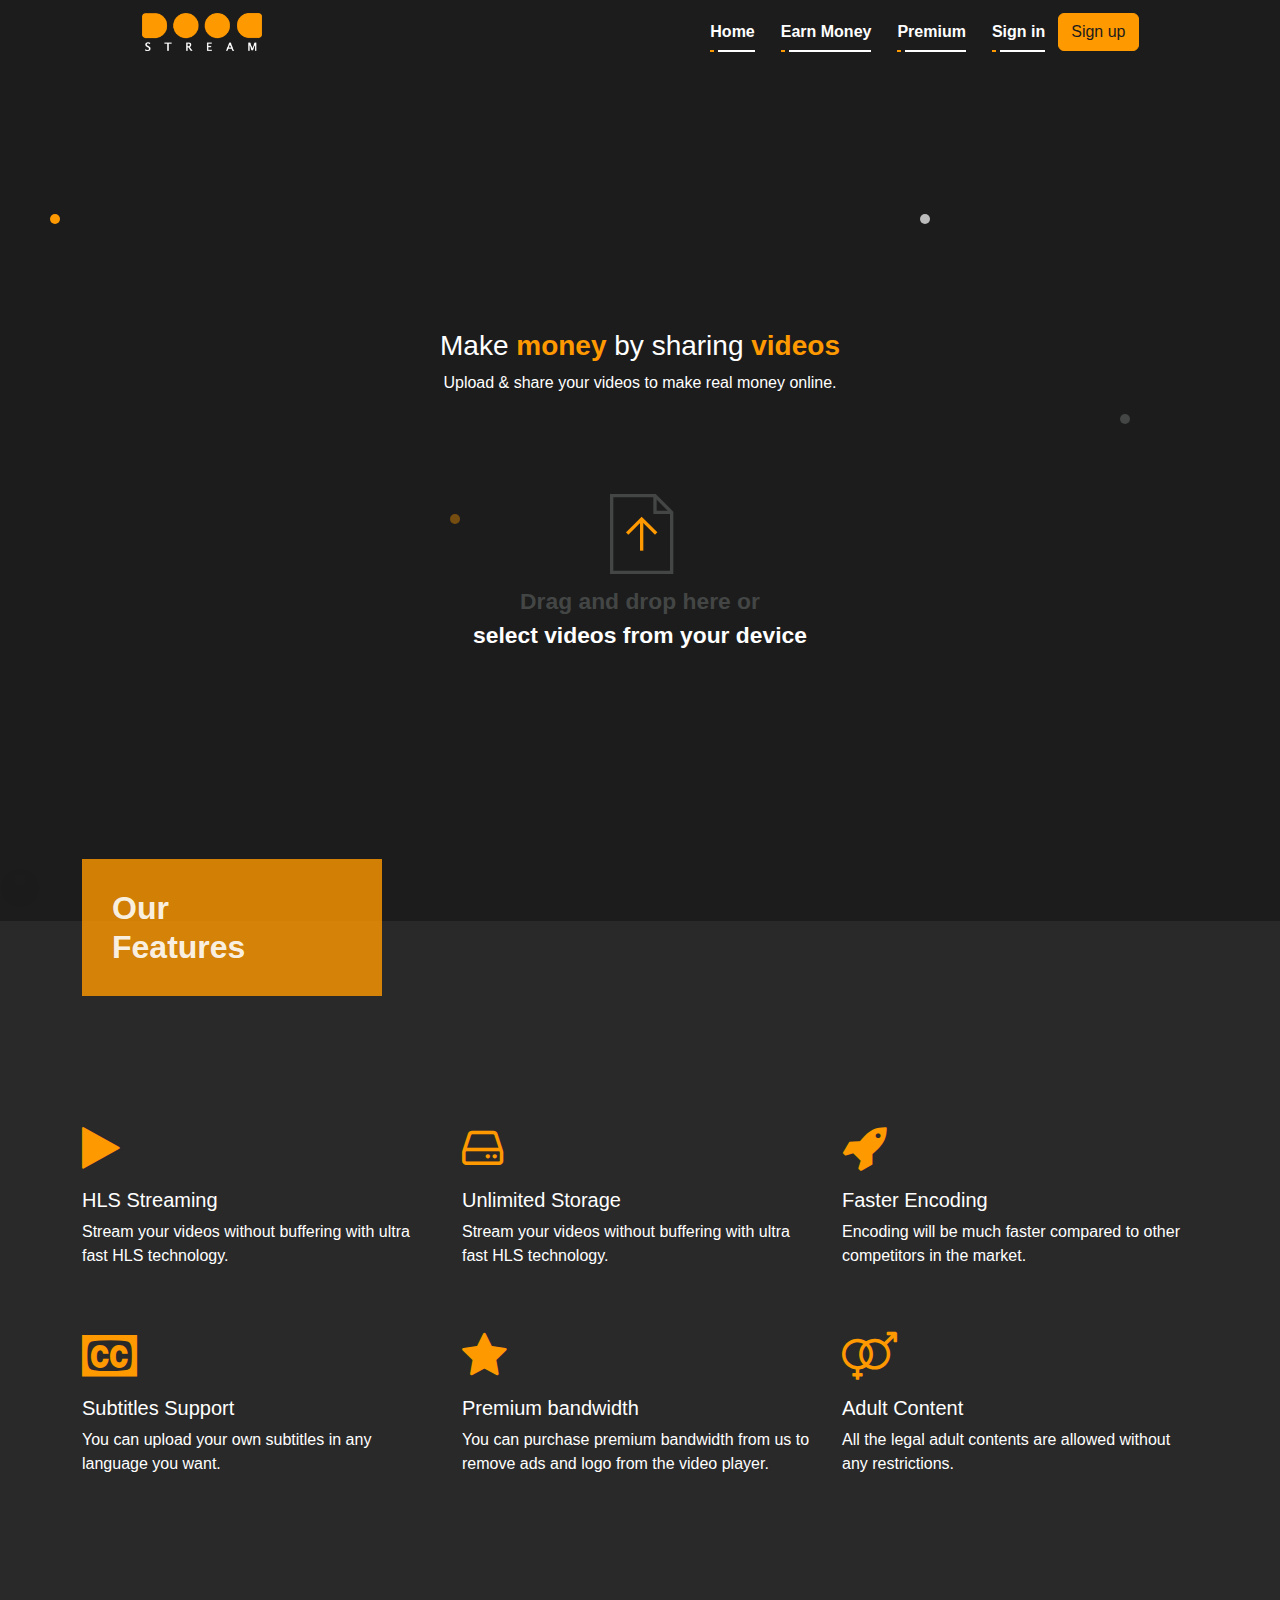
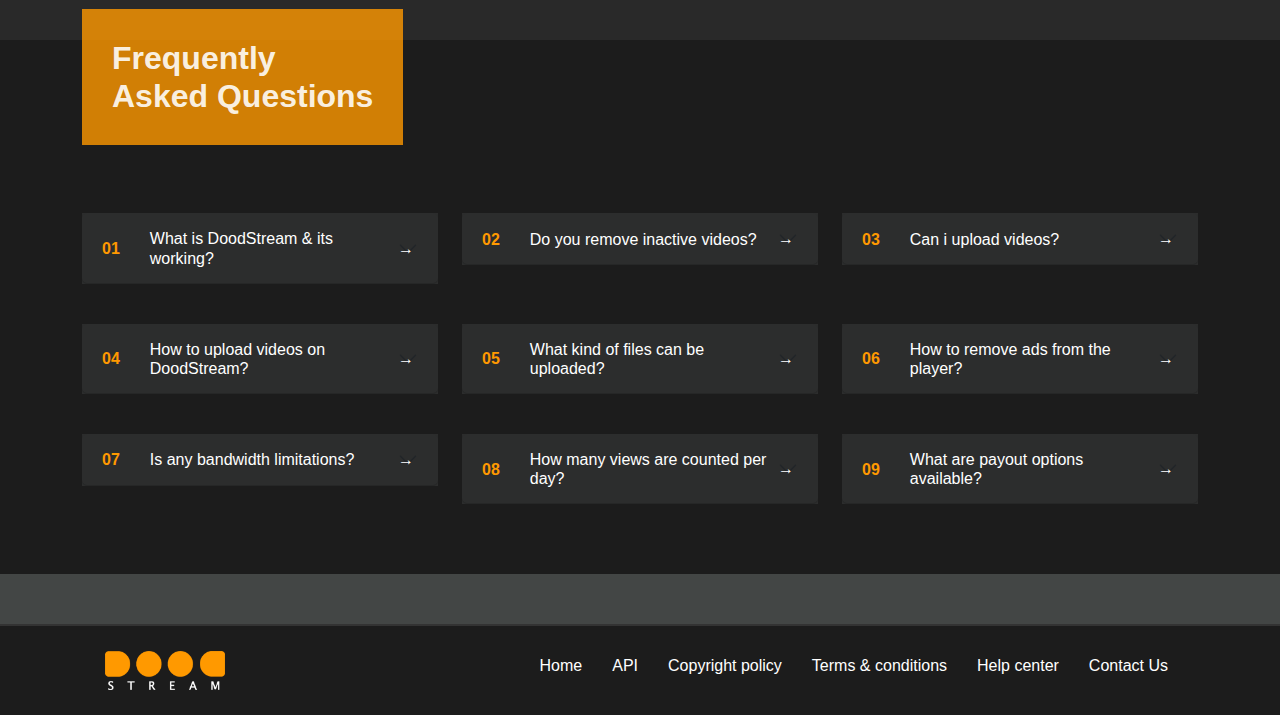
<file: index.html>
<!DOCTYPE html>
<html>

<head>
    <meta charset='utf-8'>
    <meta http-equiv='X-UA-Compatible' content='IE=edge'>
    <title>welcome</title>
    <meta name='viewport' content='width=device-width, initial-scale=1'>

    <link href="https://cdn.jsdelivr.net/npm/bootstrap@5.1.1/dist/css/bootstrap.min.css" rel="stylesheet">

    <link rel='stylesheet' type='text/css' media='screen' href='asset/css/main.css'>
    <link rel="stylesheet" href="https://cdnjs.cloudflare.com/ajax/libs/font-awesome/4.7.0/css/font-awesome.min.css">


</head>

<body>
    <section class="main-menu">
        <div class="container">
            <div class="row">
                <div class="col-11 mx-auto">
                    <nav class="navbar navbar-expand-lg navbar-dark">
                        <div class="container-fluid">
                            <a class="navbar-brand" href="index.html"><img src="asset/img/logo-s.png" style="width:120px"></a>
                            <button class="navbar-toggler" type="button" data-bs-toggle="collapse"
                                data-bs-target="#navbarSupportedContent" aria-controls="navbarSupportedContent"
                                aria-expanded="false" aria-label="Toggle navigation">
                                <span class="navbar-toggler-icon"></span>
                            </button>
                            <div class="collapse navbar-collapse" id="navbarSupportedContent">
                                <ul class="navbar-nav ml-auto mb-2 mb-lg-0">
                                    <li class="nav-item">
                                        <a class="nav-link active" aria-current="page" href="index.html">Home</a>
                                    </li>

                                    <li class="nav-item">
                                        <a class="nav-link" href="earn-money.html">Earn Money</a>
                                    </li>
                                    <li class="nav-item">
                                        <a class="nav-link" href="premium.html">Premium</a>
                                    </li>
                                    <li class="nav-item">
                                        <a class="nav-link open-modal" data-open="modal1">Sign
                                            in</button></a>
                                    </li>

                                </ul>
                                <div class="form-inline ml-0 ml-sm-3">

                                    <a class="btn btn-primary open-modal" data-open="modal2">Sign up</a>

                                </div>

                            </div>
                        </div>
                    </nav>
                </div>
            </div>
        </div>
    </section>
    <!--  -->

    <div class="site_wrap">
        <div class="banner">
            <h3 class="text-center">Make <b class="pcolour">money</b> by sharing <b class="pcolour">videos</b></h3>
            <p class="text-center hp-top">Upload &amp; share your videos to make real money online.</p>
            <div class="points"><span class="fs"></span> <span class="sc"></span> <span class="th"></span> <span
                    class="fth"></span></div>
            <div class="container">
                <div class="row">
                    <div class="col-md-12">
                        <div class="upload-content py-5">
                            <div class="uploading-files position-fixed shadow"></div>
                            <div class="browse text-center"><svg version="1.1" xmlns="http://www.w3.org/2000/svg"
                                    xmlns:xlink="http://www.w3.org/1999/xlink" viewBox="0 0 60 60" xml:space="preserve"
                                    data-animoptions="{'duration':'2', 'repeat':'0', 'repeatDelay':'0.7'}"
                                    preserveAspectRatio="xMinYMin meet" style="left: 0.5px; top: 0px;">
                                    <g class="lievo-setrotation">
                                        <g class="lievo-setsharp">
                                            <g class="lievo-setflip">
                                                <g class="lievo-main">
                                                    <g class="lievo-filledicon lievo-lineicon">
                                                        <g data-svg-origin="13 7"
                                                            style="transform: matrix(1, 0, 0, 1, 0, 0); opacity: 1;">
                                                            <path fill="none" stroke="#434645" stroke-width="2"
                                                                stroke-linecap="square" stroke-miterlimit="10"
                                                                d="M30,7h9l10,10v36H13V7H30z"></path>
                                                            <polyline fill="none" stroke="#434645" stroke-width="2"
                                                                stroke-linecap="round" stroke-miterlimit="10"
                                                                points="39,7.5 39,17 48.5,17" class="lievo-savelinecap">
                                                            </polyline>
                                                        </g>
                                                        <g data-svg-origin="23 23"
                                                            style="transform: matrix(1, 0, 0, 1, 0, -2); opacity: 1;">
                                                            <line fill="none" stroke="#ff9900" stroke-width="2"
                                                                stroke-linecap="square" stroke-miterlimit="10" x1="31"
                                                                y1="24.7" x2="31" y2="41" class="lievo-altstroke">
                                                            </line>
                                                            <polyline fill="none" stroke="#ff9900" stroke-width="2"
                                                                stroke-linecap="square" stroke-miterlimit="10"
                                                                points="23,31 31,23 39,31" class="lievo-altstroke">
                                                            </polyline>
                                                        </g>
                                                    </g>
                                                    <rect x="-19" y="-19" width="4" height="4" fill="none"
                                                        stroke="#2c3e50"
                                                        class="lievo-checkshift lievo-donotdraw lievo-nohoverstroke lievo-nohovercolor"
                                                        style="stroke-width: 2; stroke-linecap: butt; stroke-linejoin: round; opacity: 0;">
                                                    </rect>
                                                </g>
                                            </g>
                                        </g>
                                    </g>
                                </svg>
                                <p class="m-0">Drag and drop here or <label class="d-block">select videos from your
                                        device</label></p>
                            </div>
                        </div>
                    </div>
                </div>
            </div>
            <!--  <span class="file-uploads file-uploads-html5 file-uploads-drop"> <label for="file"></label> <input
                    type="file" name="file" id="file" accept="video/*" multiple="multiple"></span> -->
        </div>
    </div>






    <!--  -->
    <div class="features">




        <div class="container">
            <h2 class="mb-5 title-box">Our <br>Features</h2>
            <div class="row justify-content-center">




                <div class="col-12 col-md-4 mb-5">
                    <div class="icon text-primary mb-3">
                        <i class="mr-3 fa fa-play"></i>
                    </div>
                    <h5>HLS Streaming</h5>
                    <p>Stream your videos without buffering with ultra fast HLS technology.</p>
                </div>


                <div class="col-12 col-md-4 mb-5">
                    <div class="icon text-primary mb-3">
                        <i class="mr-3 fa fa-hdd-o"></i>
                    </div>
                    <h5>Unlimited Storage</h5>
                    <p>Stream your videos without buffering with ultra fast HLS technology.</p>
                </div>


                <div class="col-12 col-md-4 mb-5">
                    <div class="icon text-primary mb-3">
                        <i class="mr-3 fa fa-rocket"></i>
                    </div>
                    <h5>Faster Encoding</h5>
                    <p>Encoding will be much faster compared to other competitors in the market.</p>
                </div>


                <div class="col-12 col-md-4 mb-5">
                    <div class="icon text-primary mb-3">
                        <i class="mr-3 fa fa-closed-caption"></i>
                    </div>
                    <h5>Subtitles Support</h5>
                    <p>You can upload your own subtitles in any language you want.</p>
                </div>


                <div class="col-12 col-md-4 mb-5">
                    <div class="icon text-primary mb-3">
                        <i class="mr-3 fa fa-star"></i>
                    </div>
                    <h5>Premium bandwidth</h5>
                    <p>You can purchase premium bandwidth from us to remove ads and logo from the video player.</p>
                </div>


                <div class="col-12 col-md-4 mb-5">
                    <div class="icon text-primary mb-3">
                        <i class="mr-3 fa fa-venus-mars"></i>
                    </div>
                    <h5>Adult Content</h5>
                    <p>All the legal adult contents are allowed without any restrictions.</p>
                </div>


            </div>
        </div>
    </div>

    <!--  -->

    <!--  -->
    <div class="faq">
        <div class="container">
            <h2 class="mb-5 title-box">Frequently <br>Asked Questions</h2>


            <div class="accordion" id="accordionExample">
                <div class="row">
                    <div class="col-md-4">
                        <div class="card">

                            <div class="accordion-item">
                                <h2 class="accordion-header" id="headingOne">
                                    <button class="accordion-button collapsed" type="button" data-bs-toggle="collapse"
                                        data-bs-target="#collapseOne" aria-expanded="false" aria-controls="collapseOne">
                                        <strong>01</strong> What is DoodStream & its working?
                                    </button>
                                </h2>
                                <div id="collapseOne" class="accordion-collapse collapse" aria-labelledby="headingOne"
                                    data-bs-parent="#accordionExample">
                                    <div class="accordion-body">
                                        <div class="card-body">
                                            DoodStream is a video hosting service were you can upload videos, share &
                                            make money.
                                        </div>
                                    </div>
                                </div>
                            </div>
                        </div>
                    </div>
                    <div class="col-md-4">
                        <div class="card">
                            <div class="accordion-item">
                                <h2 class="accordion-header" id="headingTwo">
                                    <button class="accordion-button collapsed" type="button" data-bs-toggle="collapse"
                                        data-bs-target="#collapseTwo" aria-expanded="false" aria-controls="collapseTwo">
                                        <strong>02</strong> Do you remove inactive videos?
                                    </button>
                                </h2>
                                <div id="collapseTwo" class="accordion-collapse collapse" aria-labelledby="headingTwo"
                                    data-bs-parent="#accordionExample">
                                    <div class="accordion-body">
                                        <div class="card-body">
                                            Yes, for free users it will removed after 60 days and for premium users
                                            videos will never be removed.
                                        </div>
                                    </div>
                                </div>
                            </div>
                        </div>
                    </div>
                    <div class="col-md-4">
                        <div class="card">
                            <div class="accordion-item">
                                <h2 class="accordion-header" id="headingThree">
                                    <button class="accordion-button collapsed" type="button" data-bs-toggle="collapse"
                                        data-bs-target="#collapseThree" aria-expanded="false"
                                        aria-controls="collapseThree">
                                        <strong>03</strong> Can i upload  videos?
                                    </button>
                                </h2>
                                <div id="collapseThree" class="accordion-collapse collapse"
                                    aria-labelledby="headingThree" data-bs-parent="#accordionExample">
                                    <div class="accordion-body">
                                        <div class="card-body">
                                            Yes, you can upload  videos but make sure it is legal.
                                        </div>
                                    </div>
                                </div>
                            </div>
                        </div>
                    </div>
                    <!--  -->
                    <div class="col-md-4">
                        <div class="card">
                            <div class="accordion-item">
                                <h2 class="accordion-header" id="headingFour">
                                    <button class="accordion-button collapsed" type="button" data-bs-toggle="collapse"
                                        data-bs-target="#collapseFour" aria-expanded="false"
                                        aria-controls="collapseFour">
                                        <strong>04</strong> How to upload videos on DoodStream?
                                    </button>
                                </h2>
                                <div id="collapseFour" class="accordion-collapse collapse" aria-labelledby="headingFour"
                                    data-bs-parent="#accordionExample">
                                    <div class="accordion-body">
                                        <div class="card-body">
                                            You can upload videos via browser, FTP, Remote URL & API.
                                        </div>
                                    </div>
                                </div>
                            </div>
                        </div>
                    </div>
                    <div class="col-md-4">
                        <div class="card">
                            <div class="accordion-item">
                                <h2 class="accordion-header" id="headingFive">
                                    <button class="accordion-button collapsed" type="button" data-bs-toggle="collapse"
                                        data-bs-target="#collapseFive" aria-expanded="false"
                                        aria-controls="collapseFive">
                                        <strong>05</strong> What kind of files can be uploaded?
                                    </button>
                                </h2>
                                <div id="collapseFive" class="accordion-collapse collapse" aria-labelledby="headingFive"
                                    data-bs-parent="#accordionExample">
                                    <div class="accordion-body">
                                        <div class="card-body">
                                            You can upload all popular video formats including mkv, mp4, wmv, avi,
                                            mpeg4, mpegps, flv, 3gp, webm, mov, mpg & m4v.
                                        </div>
                                    </div>
                                </div>
                            </div>
                        </div>
                    </div>
                    <div class="col-md-4">
                        <div class="card">
                            <div class="accordion-item">
                                <h2 class="accordion-header" id="headingSix">
                                    <button class="accordion-button collapsed" type="button" data-bs-toggle="collapse"
                                        data-bs-target="#collapseSix" aria-expanded="false" aria-controls="collapseSix">
                                        <strong>06</strong> How to remove ads from the player?
                                    </button>
                                </h2>
                                <div id="collapseSix" class="accordion-collapse collapse" aria-labelledby="headingSix"
                                    data-bs-parent="#accordionExample">
                                    <div class="accordion-body">
                                        <div class="card-body">
                                            You can purchase our premium bandwidth service to remove ads from the
                                            player.
                                        </div>
                                    </div>
                                </div>
                            </div>
                        </div>
                    </div>
                    <div class="col-md-4">
                        <div class="card">
                            <div class="accordion-item">
                                <h2 class="accordion-header" id="headingSeven">
                                    <button class="accordion-button collapsed" type="button" data-bs-toggle="collapse"
                                        data-bs-target="#collapseSeven" aria-expanded="false"
                                        aria-controls="collapseSeven">
                                        <strong>07</strong> Is any bandwidth limitations?
                                    </button>
                                </h2>
                                <div id="collapseSeven" class="accordion-collapse collapse"
                                    aria-labelledby="headingSeven" data-bs-parent="#accordionExample">
                                    <div class="accordion-body">
                                        <div class="card-body">
                                            No, there is no bandwidth limitations.
                                        </div>
                                    </div>
                                </div>
                            </div>
                        </div>
                    </div>
                    <div class="col-md-4">
                        <div class="card">
                            <div class="accordion-item">
                                <h2 class="accordion-header" id="headingEight">
                                    <button class="accordion-button collapsed" type="button" data-bs-toggle="collapse"
                                        data-bs-target="#collapseEight" aria-expanded="false"
                                        aria-controls="collapseEight">
                                        <strong>08</strong> How many views are counted per day?
                                    </button>
                                </h2>
                                <div id="collapseEight" class="accordion-collapse collapse"
                                    aria-labelledby="headingEight" data-bs-parent="#accordionExample">
                                    <div class="accordion-body">
                                        <div class="card-body">
                                            Views are counted upto 3 within 24 hours per user/ip.
                                        </div>
                                    </div>
                                </div>
                            </div>
                        </div>
                    </div>
                    <div class="col-md-4">
                        <div class="card">
                            <div class="accordion-item">
                                <h2 class="accordion-header" id="headingeven">
                                    <button class="accordion-button collapsed" type="button" data-bs-toggle="collapse"
                                        data-bs-target="#collapseeven" aria-expanded="false"
                                        aria-controls="collapseeven">
                                        <strong>09</strong> What are payout options available?
                                    </button>
                                </h2>
                                <div id="collapseeven" class="accordion-collapse collapse" aria-labelledby="headingeven"
                                    data-bs-parent="#accordionExample">
                                    <div class="accordion-body">
                                        <div class="card-body">
                                            We have 6+ payout options including PayPal, Webmoney, Payoneer, Skrill,
                                            Bitcoin, Bitcoin Cash, Ethereum & Tether.
                                        </div>
                                    </div>
                                </div>
                            </div>
                        </div>
                    </div>
                    <!--  -->



                </div>
            </div>
        </div>
    </div>





    <!-- Trigger/Open The Modal -->





    <!--  -->
    













    <!--  -->
    <!-- footer -->
    <footer class="footer mt-4">
        <div class="container">
            <div class="row">
                <div class="col-md-2 text-center">
                    <img class="logo " src="asset/img/logo-s.png" style="width:120px">
                </div>
                <div class="col-md-10 text-right">
                    <ul
                        class="menu m-0 p-0 d-flex align-items-center justify-content-center justify-content-sm-end flex-wrap">
                        <li>
                            <a href="index.html">Home</a>
                        </li>
                        <li>
                            <a href="#">API</a>
                        </li>
                        <li>
                            <a href="#">Copyright policy</a>
                        </li>
                        <li>
                            <a href="#">Terms & conditions</a>
                        </li>
                        <li>
                            <a href="#">Help center</a>
                        </li>
                        <li>
                            <a href="contactus.html">Contact Us</a>
                        </li>
                    </ul>
                </div>
            </div>
        </div>
    </footer>
    <!--  -->



<!-- login -->

<div class="modal" id="modal1">
    <div class="modal-dialog">
        <div class="modal-content">


            <div class="modal-body p-0 text-dark" id="auth-data">
                <div class="auth-box d-flex flex-wrap">
                    <div class="bg-auth text-center">
                        <h4 class="title">Login to DoodStream</h4>
                        <img src="asset/img/login.svg" alt="Login">
                    </div>
                    <form method="POST" action="#" name="FL" class="js_auth">
                        <span class="close">&times;</span>


                        <div class="form-group">
                            <label>Email or Username</label>
                            <input type="text" name="login" id="email" placeholder="Email or Username" value=""
                                class="form-control">
                            <i data-feather="user"></i>
                        </div>
                        <div class="form-group">
                            <label>Password</label>
                            <input type="password" placeholder="Password" id="password" name="password"
                                class="form-control">
                            <i data-feather="lock"></i>
                        </div>

                        <div class="form-group w-50 reqOTP" style="display:none">
                            <label>Login OTP</label>
                            <input type="number" name="loginotp" id="loginotp" placeholder="Login OTP"
                                autocomplete="off" class="form-control">
                            <i data-feather="more-horizontal"></i>
                        </div>
                        <div class="form-group mt-3 d-flex justify-content-between align-items-center">
                            <button type="submit" class="btn btn-primary">
                                Login
                                <i class="fa fa-arrow-right ml-2"></i>
                            </button>
                            <a href="#fpass" class="" data-dismiss="modal" data-toggle="modal"
                                data-target="#fpass">Forgot password?</a>
                        </div>
                        <hr>
                        <div class="action">
                            <a   class="btn btn-warning btn-block open-modal" data-open="modal2">
                                <i class="fa fa-user-plus mr-2"></i>
                                Join us now
                            </a>
                        </div>
                        <br>
                    </form>
                </div>

            </div>
        </div>
    </div>
</div>
<!-- create -->
<div class="modal" id="modal2">
    <div class="modal-dialog">
        <div class="modal-content">

            <div class="modal-body p-0 text-dark" id="auth-data">
                <div class="auth-box d-flex flex-wrap">
                    <div class="bg-auth text-center">
                        <h4 class="title">Create an account for free!</h4>
                        <img src="asset/img/reg.svg" alt="Register">
                    </div>
                    <form method="POST" class="js_auth">
                        <span class="close">&times;</span>


                        <div class="form-group">
                            <label>Username</label>
                            <input type="text" name="usr_login" value="" class="form-control">

                        </div>
                        <div class="form-group">
                            <label>Email Address</label>
                            <input type="text" name="usr_email" value="" class="form-control">

                        </div>
                        <div class="form-group">
                            <label>Password</label>
                            <input type="password" name="usr_password" value="" class="form-control">

                        </div>
                        <div class="form-group">
                            <label>Retype Password</label>
                            <input type="password" name="usr_password2" value="" class="form-control">

                        </div>





                        <div class="form-group mt-3 d-flex justify-content-between align-items-center">
                            <button type="submit" class="btn btn-primary btn-go">
                                Sign up <i class="fa fa-arrow-right ml-2"></i>
                            </button>
                        </div>
                        <hr>
                        <div class="action">
                            <a data-open="modal1" class="btn btn-warning d-block open-modal" >
                                Login
                                <i class="fa fa-arrow-right ml-2"></i>
                            </a>
                        </div>
                        <br>
                    </form>
                </div>
            </div>
        </div>
    </div>
</div>


<!--  -->



    <script src="https://cdn.jsdelivr.net/npm/bootstrap@5.1.1/dist/js/bootstrap.bundle.min.js"></script>
    <script src='asset/js/main.js'></script>
</body>

</html>
</file>
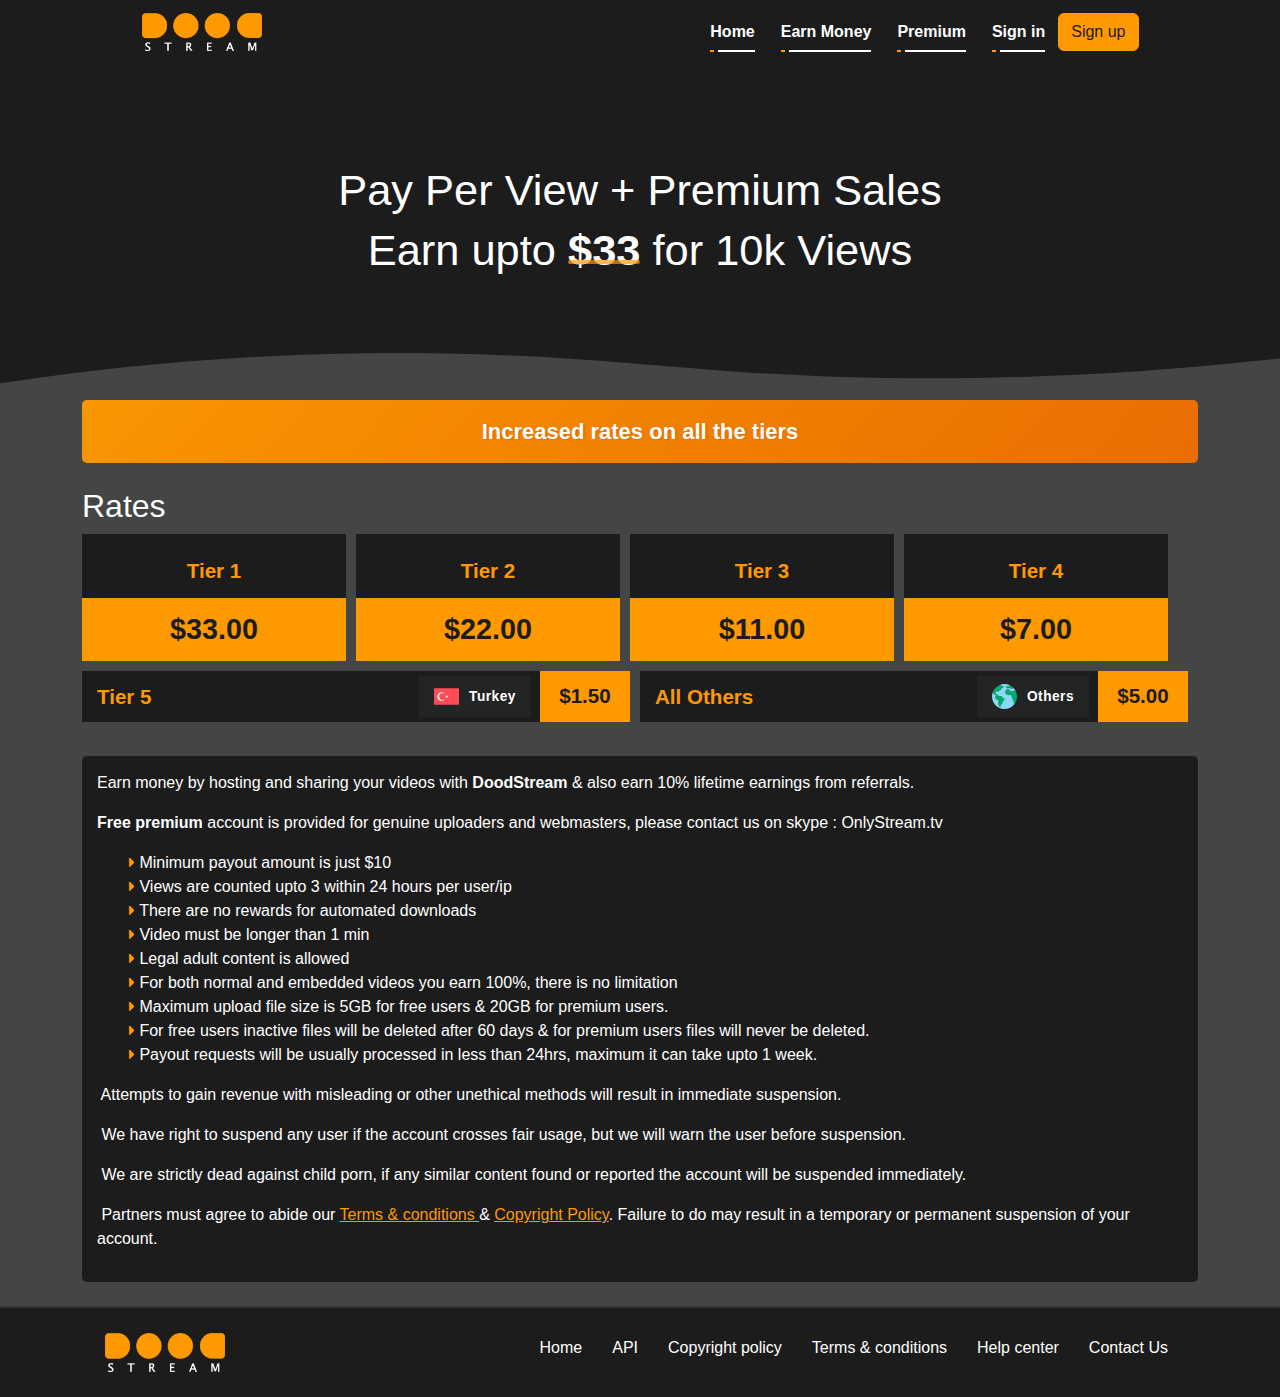
<file: earn-money.html>
<!DOCTYPE html>
<html>

<head>
    <meta charset='utf-8'>
    <meta http-equiv='X-UA-Compatible' content='IE=edge'>
    <title>welcome</title>
    <meta name='viewport' content='width=device-width, initial-scale=1'>

    <link href="https://cdn.jsdelivr.net/npm/bootstrap@5.1.1/dist/css/bootstrap.min.css" rel="stylesheet">

    <link rel='stylesheet' type='text/css' media='screen' href='asset/css/main.css'>
    <link rel="stylesheet" href="https://cdnjs.cloudflare.com/ajax/libs/font-awesome/4.7.0/css/font-awesome.min.css">

    <style type="text/css">
        .make-money .rates li .rate {
            font-size: 1.8rem;
        }

        .make-money .rates li .countries span {
            padding-left: 30px;
        }

        /*  */
    </style>
</head>

<body>
    <section class="main-menu">
        <div class="container">
            <div class="row">
                <div class="col-11 mx-auto">
                    <nav class="navbar navbar-expand-lg navbar-dark">
                        <div class="container-fluid">
                            <a class="navbar-brand" href="index.html"><img src="asset/img/logo-s.png"
                                    style="width:120px"></a>
                            <button class="navbar-toggler" type="button" data-bs-toggle="collapse"
                                data-bs-target="#navbarSupportedContent" aria-controls="navbarSupportedContent"
                                aria-expanded="false" aria-label="Toggle navigation">
                                <span class="navbar-toggler-icon"></span>
                            </button>
                            <div class="collapse navbar-collapse" id="navbarSupportedContent">
                                <ul class="navbar-nav ml-auto mb-2 mb-lg-0">
                                    <li class="nav-item">
                                        <a class="nav-link " aria-current="page" href="index.html">Home</a>
                                    </li>

                                    <li class="nav-item">
                                        <a class="nav-link active" href="earn-money.html">Earn Money</a>
                                    </li>
                                    <li class="nav-item">
                                        <a class="nav-link" href="premium.html">Premium</a>
                                    </li>
                                    <li class="nav-item">
                                        <a class="nav-link open-modal" data-open="modal1">Sign
                                            in</button></a>
                                    </li>

                                </ul>
                                <div class="form-inline ml-0 ml-sm-3">

                                    <a class="btn btn-primary open-modal" data-open="modal2">Sign up</a>

                                </div>

                            </div>
                        </div>
                    </nav>
                </div>
            </div>
        </div>
    </section>
    <!--  -->
    <!-- login -->

    <div class="modal" id="modal1">
        <div class="modal-dialog">
            <div class="modal-content">


                <div class="modal-body p-0 text-dark" id="auth-data">
                    <div class="auth-box d-flex flex-wrap">
                        <div class="bg-auth text-center">
                            <h4 class="title">Login to DoodStream</h4>
                            <img src="asset/img/login.svg" alt="Login">
                        </div>
                        <form method="POST" action="#" name="FL" class="js_auth">
                            <span class="close">&times;</span>


                            <div class="form-group">
                                <label>Email or Username</label>
                                <input type="text" name="login" id="email" placeholder="Email or Username" value=""
                                    class="form-control">
                                <i data-feather="user"></i>
                            </div>
                            <div class="form-group">
                                <label>Password</label>
                                <input type="password" placeholder="Password" id="password" name="password"
                                    class="form-control">
                                <i data-feather="lock"></i>
                            </div>

                            <div class="form-group w-50 reqOTP" style="display:none">
                                <label>Login OTP</label>
                                <input type="number" name="loginotp" id="loginotp" placeholder="Login OTP"
                                    autocomplete="off" class="form-control">
                                <i data-feather="more-horizontal"></i>
                            </div>
                            <div class="form-group mt-3 d-flex justify-content-between align-items-center">
                                <button type="submit" class="btn btn-primary">
                                    Login
                                    <i class="fa fa-arrow-right ml-2"></i>
                                </button>
                                <a href="#fpass" class="" data-dismiss="modal" data-toggle="modal"
                                    data-target="#fpass">Forgot password?</a>
                            </div>
                            <hr>
                            <div class="action">
                                <a   class="btn btn-warning btn-block open-modal" data-open="modal2">
                                    <i class="fa fa-user-plus mr-2"></i>
                                    Join us now
                                </a>
                               
                            </div>
                            <br>
                        </form>
                    </div>

                </div>
            </div>
        </div>
    </div>
    <!-- create -->
    <div class="modal" id="modal2">
        <div class="modal-dialog">
            <div class="modal-content">

                <div class="modal-body p-0 text-dark" id="auth-data">
                    <div class="auth-box d-flex flex-wrap">
                        <div class="bg-auth text-center">
                            <h4 class="title">Create an account for free!</h4>
                            <img src="asset/img/reg.svg" alt="Register">
                        </div>
                        <form method="POST" class="js_auth">
                            <span class="close" >&times;</span>


                            <div class="form-group">
                                <label>Username</label>
                                <input type="text" name="" value="" class="form-control">

                            </div>
                            <div class="form-group">
                                <label>Email Address</label>
                                <input type="text" name="" value="" class="form-control">

                            </div>
                            <div class="form-group">
                                <label>Password</label>
                                <input type="password" name="" value="" class="form-control">

                            </div>
                            <div class="form-group">
                                <label>Retype Password</label>
                                <input type="password" name="" value="" class="form-control">

                            </div>





                            <div class="form-group mt-3 d-flex justify-content-between align-items-center">
                                <button type="submit" class="btn btn-primary btn-go">
                                    Sign up <i class="fa fa-arrow-right ml-2"></i>
                                </button>
                            </div>
                            <hr>
                            <div class="action">
                                <a data-open="modal1" class="btn btn-warning d-block open-modal" >
                                    Login
                                    <i class="fa fa-arrow-right ml-2"></i>
                                </a>
                               
                            </div>
                            <br>
                        </form>
                    </div>
                </div>
            </div>
        </div>
    </div>


<!--  -->




    <!--  -->
    <div class="banner py-5">
        <div class="container py-5">
            <div class="row">
                <div class="col-md-12 text-center">
                    <h1 class="mb-2">Pay Per View + Premium Sales<br>Earn upto <strong>$33</strong> for 10k Views</h1>
                </div>
            </div>
        </div>
        <div class="shape position-absolute">
            <svg class="_s" viewBox="0 0 1920 60" aria-hidden="true">
                <path fill="currentColor"
                    d="M-153.5,85.5a4002.033,4002.033,0,0,1,658-71c262.854-6.5,431.675,15.372,600,27,257.356,17.779,624.828,19.31,1089-58v102Z">
                </path>
            </svg>
        </div>
    </div>
    <div class="container make-money">




        <div class="col-md-12">
            <div class="the_box mb-4 mt-3 terms text-center"
                style="background:linear-gradient(312deg, rgb(234 109 2) 0%, rgba(249,150,1,1) 100%);color:white;font-weight:900;font-size:22px;text-shadow: 2px 1px 2px #e96e03;">
                Increased rates on all the tiers
            </div>
            <h2>Rates</h2>
            <ul class="p-0 m-0 mb-4 d-flex flex-wrap rates">
                <li>
                    <h4>Tier 1</h4>
                    <div class="countries" id="tier1"></div>
                    <div class="rate">
                        <span>$</span>33.00
                    </div>
                </li>
                <li>
                    <h4>Tier 2</h4>
                    <div class="countries" id="tier2"></div>
                    <div class="rate">
                        <span>$</span>22.00
                    </div>
                </li>
                <li>
                    <h4>Tier 3</h4>
                    <div class="countries" id="tier3"></div>
                    <div class="rate">
                        <span>$</span>11.00
                    </div>
                </li>
                <li>
                    <h4>Tier 4</h4>
                    <div class="countries" id="tier4"></div>
                    <div class="rate">
                        <span>$</span>7.00
                    </div>
                </li>

            </ul>
            <div class="d-flex flex-wrap other-rates">

                <div class="rates d-flex align-items-center justify-content-between flex-wrap">
                    <h4>Tier 5</h4>
                    <div class="countries">
                        <span class="name"><img src="asset/img/Turkey.svg">Turkey</span>
                    </div>
                    <div class="rate">
                        <span>$</span>1.50
                    </div>
                </div>

                <div class="rates d-flex align-items-center justify-content-between flex-wrap">
                    <h4>All Others</h4>
                    <div class="countries">
                        <span class="name"><img src="asset/img/worldwide.svg">Others</span>
                    </div>
                    <div class="rate">
                        <span>$</span>5.00
                    </div>
                </div>
            </div>

            <div class="the_box my-4 terms">
                <p>Earn money by hosting and sharing your videos with <strong>DoodStream</strong> & also earn 10%
                    lifetime earnings from referrals.</p>
                <p><strong>Free premium</strong> account is provided for genuine uploaders and webmasters, please
                    contact us on skype : OnlyStream.tv</p>
                <ul>
                    <li><i class="fa fa-caret-right text-primary"></i> Minimum payout amount is just $10</li>
                    <li><i class="fa fa-caret-right text-primary"></i> Views are counted upto 3 within 24 hours per
                        user/ip</li>
                    <li><i class="fa fa-caret-right text-primary"></i> There are no rewards for automated downloads</li>
                    <li><i class="fa fa-caret-right text-primary"></i> Video must be longer than 1 min</li>
                    <li><i class="fa fa-caret-right text-primary"></i> Legal adult content is allowed</li>
                    <li><i class="fa fa-caret-right text-primary"></i> For both normal and embedded videos you earn
                        100%, there is no limitation</li>
                    <li><i class="fa fa-caret-right text-primary"></i> Maximum upload file size is 5GB for free users &
                        20GB for premium users.</li>
                    <li><i class="fa fa-caret-right text-primary"></i> For free users inactive files will be deleted
                        after 60 days & for premium users files will never be deleted.</li>
                    <li><i class="fa fa-caret-right text-primary"></i> Payout requests will be usually processed in less
                        than 24hrs, maximum it can take upto 1 week.</li>
                </ul>
                <p><i class="fa fa-exclamation-square text-danger mr-1"></i> Attempts to gain revenue with misleading or
                    other unethical methods will result in immediate suspension.</p>
                <p><i class="fa fa-exclamation-square text-danger mr-1"></i> We have right to suspend any user if the
                    account crosses fair usage, but we will warn the user before suspension.</p>
                <p><i class="fa fa-exclamation-square text-danger mr-1"></i> We are strictly dead against child porn, if
                    any similar content found or reported the account will be suspended immediately.</p>
                <p><i class="fa fa-exclamation-square text-danger mr-1"></i> Partners must agree to abide our <a
                        style="color: rgb(255, 153, 1);" href="#terms-and-conditions">Terms & conditions
                    </a> & <a style="color: rgb(255, 153, 1);" href="#copyright">Copyright Policy</a>. Failure to do may
                    result in a temporary or permanent suspension of your account.</p>
            </div>
        </div>
    </div>

    <!--  -->
    <!-- footer -->
    <footer class="footer mt-4">
        <div class="container">
            <div class="row">
                <div class="col-md-2 text-center">
                    <img class="logo" src="asset/img/logo-s.png" style="width:120px">
                </div>
                <div class="col-md-10 text-right">
                    <ul
                        class="menu m-0 p-0 d-flex align-items-center justify-content-center justify-content-sm-end flex-wrap">
                        <li>
                            <a href="index.html">Home</a>
                        </li>
                        <li>
                            <a href="#">API</a>
                        </li>
                        <li>
                            <a href="#">Copyright policy</a>
                        </li>
                        <li>
                            <a href="#">Terms & conditions</a>
                        </li>
                        <li>
                            <a href="#">Help center</a>
                        </li>
                        <li>
                            <a href="#contactus.html">Contact Us</a>
                        </li>
                    </ul>
                </div>
            </div>
        </div>
    </footer>
    <!--  -->




    <script src="https://cdn.jsdelivr.net/npm/bootstrap@5.1.1/dist/js/bootstrap.bundle.min.js"></script>
    <script src='asset/js/main.js'></script>
</body>

</html>
</file>
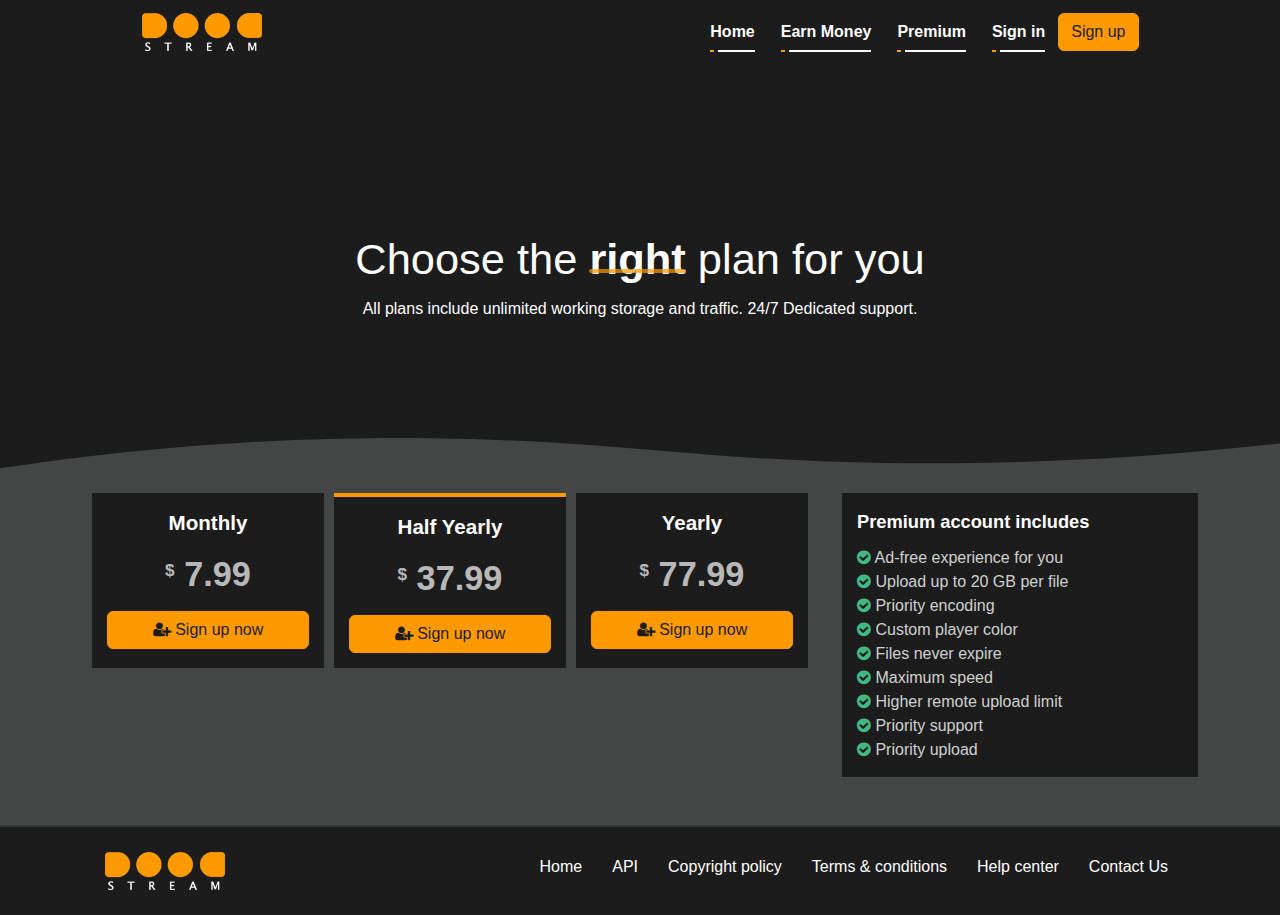
<file: premium.html>
<!DOCTYPE html>
<html>

<head>
    <meta charset='utf-8'>
    <meta http-equiv='X-UA-Compatible' content='IE=edge'>
    <title>welcome</title>
    <meta name='viewport' content='width=device-width, initial-scale=1'>

    <link href="https://cdn.jsdelivr.net/npm/bootstrap@5.1.1/dist/css/bootstrap.min.css" rel="stylesheet">

    <link rel='stylesheet' type='text/css' media='screen' href='asset/css/main.css'>
    <link rel="stylesheet" href="https://cdnjs.cloudflare.com/ajax/libs/font-awesome/4.7.0/css/font-awesome.min.css">

    <style type="text/css">.plans .box,.plans .plans-list li{height:unset;}.features-list .fa-badge-check{color: #42b983;}</style>
</head>

<body>
    <section class="main-menu">
        <div class="container">
            <div class="row">
                <div class="col-11 mx-auto">
                    <nav class="navbar navbar-expand-lg navbar-dark">
                        <div class="container-fluid">
                            <a class="navbar-brand" href="index.html"><img src="asset/img/logo-s.png" style="width:120px"></a>
                            <button class="navbar-toggler" type="button" data-bs-toggle="collapse"
                                data-bs-target="#navbarSupportedContent" aria-controls="navbarSupportedContent"
                                aria-expanded="false" aria-label="Toggle navigation">
                                <span class="navbar-toggler-icon"></span>
                            </button>
                            <div class="collapse navbar-collapse" id="navbarSupportedContent">
                                <ul class="navbar-nav ml-auto mb-2 mb-lg-0">
                                    <li class="nav-item">
                                        <a class="nav-link" aria-current="page" href="index.html">Home</a>
                                    </li>

                                    <li class="nav-item">
                                        <a class="nav-link" href="earn-money.html">Earn Money</a>
                                    </li>
                                    <li class="nav-item">
                                        <a class="nav-link  active" href="premium.html">Premium</a>
                                    </li>
                                    <li class="nav-item">
                                        <a class="nav-link open-modal" data-open="modal1">Sign
                                            in</button></a>
                                    </li>

                                </ul>
                                <div class="form-inline ml-0 ml-sm-3">

                                    <a class="btn btn-primary open-modal" data-open="modal2">Sign up</a>

                                </div>

                            </div>
                        </div>
                    </nav>
                </div>
            </div>
        </div>
    </section>
    <!--  -->
    <div class="banner premium">
        <div class="container">
            <div class="row">
                <div class="col-md-12 text-center">
                    <h1 class="mb-2">Choose the <strong>right</strong> plan for you</h1>
                    <p class="mb-5">All plans include unlimited working storage and traffic. 24/7 Dedicated support.</p>
                </div>
            </div>
        </div>
        <div class="shape position-absolute">
            <svg class="_s" viewBox="0 0 1920 60" aria-hidden="true"><path fill="currentColor" d="M-153.5,85.5a4002.033,4002.033,0,0,1,658-71c262.854-6.5,431.675,15.372,600,27,257.356,17.779,624.828,19.31,1089-58v102Z"></path></svg>
        </div>
    </div>
    <div class="container mt-4 plans">
        <div class="row">
            <div class="col-md-8">
                <ul class="m-0 p-0 plans-list d-flex flex-wrap justify-content-between">
                    <li class="text-center">
                        <div class="header text-center">
                            <span class="btn-block">Monthly</span>
                            <div class="price">
                                <sup>$</sup>
                                7.99
                            </div>
                        </div>
                        <div class="d-flex flex-wrap align-items-center payments text-center justify-content-center">
                            <div class="btn-group w-100">
                                <a href="#register" class="btn btn-primary" data-toggle="modal" data-target="#register"><i class="fa fa-user-plus mr-2"></i> Sign up now</a>
                            </div>
                        </div>
                    </li>
                    <li class="text-center popular">
                        <div class="header text-center">
                            <span class="btn-block">Half Yearly</span>
                            <div class="price">
                                <sup>$</sup>
                                37.99
                            </div>
                        </div>
                        <div class="d-flex flex-wrap align-items-center payments text-center justify-content-center">
                            <div class="btn-group w-100">
                                <a href="#register" class="btn btn-primary" data-toggle="modal" data-target="#register"><i class="fa fa-user-plus mr-2"></i> Sign up now</a>
                            </div>
                        </div>
                    </li>
                    <li class="text-center">
                        <div class="header text-center">
                            <span class="btn-block">Yearly</span>
                            <div class="price">
                                <sup>$</sup>
                                77.99
                            </div>
                        </div>
                        <div class="d-flex flex-wrap align-items-center payments text-center justify-content-center">
                            <div class="btn-group w-100">
                                <a href="#register" class="btn btn-primary" data-toggle="modal" data-target="#register"><i class="fa fa-user-plus mr-2"></i> Sign up now</a>
                            </div>
                        </div>
                    </li>
                </ul>
            </div>
            <div class="col-md-4 mb-4">
                <div class="box">
                    <span class="features-title d-block">Premium account includes</span>
                    <ul class="m-0 p-0 features-list">
                        <li><i class="fa fa-check-circle mr-1"></i> Ad-free experience for you</li>
                        <li><i class="fa fa-check-circle mr-1"></i> Upload up to 20 GB per file</li>
                        <li><i class="fa fa-check-circle mr-1"></i> Priority encoding</li>
                        <li><i class="fa fa-check-circle mr-1"></i> Custom player color</li>
                        <li><i class="fa fa-check-circle mr-1"></i> Files never expire</li>
                        <li><i class="fa fa-check-circle mr-1"></i> Maximum speed</li>
                        <li><i class="fa fa-check-circle mr-1"></i> Higher remote upload limit</li>
                        <li><i class="fa fa-check-circle mr-1"></i> Priority support</li>
                        <li><i class="fa fa-check-circle mr-1"></i> Priority upload</li>
                    </ul>
                </div>
            </div>
        </div>
    </div>

    <!--  -->
    <!-- footer -->
    <footer class="footer mt-4">
        <div class="container">
            <div class="row">
                <div class="col-md-2 text-center">
                    <img class="logo " src="asset/img/logo-s.png" style="width:120px">
                </div>
                <div class="col-md-10 text-right">
                    <ul
                        class="menu m-0 p-0 d-flex align-items-center justify-content-center justify-content-sm-end flex-wrap">
                        <li>
                            <a href="index.html">Home</a>
                        </li>
                        <li>
                            <a href="#">API</a>
                        </li>
                        <li>
                            <a href="#">Copyright policy</a>
                        </li>
                        <li>
                            <a href="#">Terms & conditions</a>
                        </li>
                        <li>
                            <a href="#">Help center</a>
                        </li>
                        <li>
                            <a href="contactus.html">Contact Us</a>
                        </li>
                    </ul>
                </div>
            </div>
        </div>
    </footer>
    <!--  -->



<!-- login -->

<div class="modal" id="modal1">
    <div class="modal-dialog">
        <div class="modal-content">


            <div class="modal-body p-0 text-dark" id="auth-data">
                <div class="auth-box d-flex flex-wrap">
                    <div class="bg-auth text-center">
                        <h4 class="title">Login to DoodStream</h4>
                        <img src="asset/img/login.svg" alt="Login">
                    </div>
                    <form method="POST" action="#" name="FL" class="js_auth">
                        <span class="close">&times;</span>


                        <div class="form-group">
                            <label>Email or Username</label>
                            <input type="text" name="login" id="email" placeholder="Email or Username" value=""
                                class="form-control">
                            <i data-feather="user"></i>
                        </div>
                        <div class="form-group">
                            <label>Password</label>
                            <input type="password" placeholder="Password" id="password" name="password"
                                class="form-control">
                            <i data-feather="lock"></i>
                        </div>

                        <div class="form-group w-50 reqOTP" style="display:none">
                            <label>Login OTP</label>
                            <input type="number" name="loginotp" id="loginotp" placeholder="Login OTP"
                                autocomplete="off" class="form-control">
                            <i data-feather="more-horizontal"></i>
                        </div>
                        <div class="form-group mt-3 d-flex justify-content-between align-items-center">
                            <button type="submit" class="btn btn-primary">
                                Login
                                <i class="fa fa-arrow-right ml-2"></i>
                            </button>
                            <a href="#fpass" class="" data-dismiss="modal" data-toggle="modal"
                                data-target="#fpass">Forgot password?</a>
                        </div>
                        <hr>
                        <div class="action">
                            <a   class="btn btn-warning btn-block open-modal" data-open="modal2">
                                <i class="fa fa-user-plus mr-2"></i>
                                Join us now
                            </a>
                        </div>
                        <br>
                    </form>
                </div>

            </div>
        </div>
    </div>
</div>
<!-- create -->
<div class="modal" id="modal2">
    <div class="modal-dialog">
        <div class="modal-content">

            <div class="modal-body p-0 text-dark" id="auth-data">
                <div class="auth-box d-flex flex-wrap">
                    <div class="bg-auth text-center">
                        <h4 class="title">Create an account for free!</h4>
                        <img src="asset/img/reg.svg" alt="Register">
                    </div>
                    <form method="POST" class="js_auth">
                        <span class="close">&times;</span>


                        <div class="form-group">
                            <label>Username</label>
                            <input type="text" name="usr_login" value="" class="form-control">

                        </div>
                        <div class="form-group">
                            <label>Email Address</label>
                            <input type="text" name="usr_email" value="" class="form-control">

                        </div>
                        <div class="form-group">
                            <label>Password</label>
                            <input type="password" name="usr_password" value="" class="form-control">

                        </div>
                        <div class="form-group">
                            <label>Retype Password</label>
                            <input type="password" name="usr_password2" value="" class="form-control">

                        </div>





                        <div class="form-group mt-3 d-flex justify-content-between align-items-center">
                            <button type="submit" class="btn btn-primary btn-go">
                                Sign up <i class="fa fa-arrow-right ml-2"></i>
                            </button>
                        </div>
                        <hr>
                        <div class="action">
                            <a data-open="modal1" class="btn btn-warning d-block open-modal" >
                                Login
                                <i class="fa fa-arrow-right ml-2"></i>
                            </a>
                        </div>
                        <br>
                    </form>
                </div>
            </div>
        </div>
    </div>
</div>


<!--  -->



    <script src="https://cdn.jsdelivr.net/npm/bootstrap@5.1.1/dist/js/bootstrap.bundle.min.js"></script>
    <script src='asset/js/main.js'></script>
</body>

</html>
</file>
<file: asset/css/main.css>
*{
    margin: 0;
    padding: 0;
}
body {
    font-family: averta,sans-serif;
    color: #fff;
    background: #434645;
    text-rendering: optimizeLegibility;
    -webkit-font-smoothing: antialiased;
    min-height: 100%;
    /* padding-bottom: 82px; */
}


.ml-auto {
    margin-left: auto!important;
}
.main-menu{
    background-color: #1c1c1c;

}
 .navbar-nav .nav-item .nav-link {
    color: #fff;
    font-weight: 600;
    margin: 0 5px;
    position: relative;
}
.nav-link {
    display: block;
    padding: .5rem 1rem;
}
.navbar-nav .nav-item .nav-link:not(.dropdown-toggle):before {
    background: #f90;
    left: .5rem;
    right: calc(100% - 12px);
}
.navbar-nav .nav-item .nav-link:not(.dropdown-toggle):before {
    content: '';
    position: absolute;
    height: 2px;
    display: block;
    bottom: 0;
    transition: all .3s ease;
}
.navbar-nav .nav-item .nav-link:hover, .navbar-nav .nav-item .nav-link:focus {
    color: #f90;
}
.navbar-nav .nav-item .nav-link:not(.dropdown-toggle):after {
    background: #fff;
    left: 1rem;
    right: .5rem;
}
.navbar-nav .nav-item .nav-link:not(.dropdown-toggle):hover:after {
    left: calc(100% - 12px);
}
 .navbar-nav .nav-item .nav-link:not(.dropdown-toggle):after, .navbar-nav .nav-item .nav-link:not(.dropdown-toggle):before {
    content: '';
    position: absolute;
    height: 2px;
    display: block;
    bottom: 0;
    transition: all .3s ease;
}
.navbar-nav .nav-item .nav-link:not(.dropdown-toggle):hover:before {
    right: 1rem;
}

.btn.btn-primary {
    background: #f90;
    border-color: #f90;
    color: #1c1c1c;
}
.btn.btn-primary:hover, .btn.btn-primary:focus {
    background: #e68a00;
    border-color: #e68a00;
}
.btn-primary:hover {
    color: #fff;
   
}
/* banner img */
/* .banner {
    padding: 200px 0 200px;
}
.banner {
    padding: 265px 0 200px;
    position: relative;
    background: #1c1c1c;
    margin-top: -65px;
}
.hp-top {
    margin-bottom: 100px;
}
.banner .points .fs {
    background: #f90;
    width: 10px;
    height: 10px;
    left: 50px;
    top: 150px;
}
.banner .points span {
    position: absolute;
    border-radius: 50%;
} */
.pcolour {
    color: #ff9900;
}
.upload-content .uploading-files {
    bottom: 15px;
    left: 15px;
    z-index: 1000;
    max-height: 400px;
    overflow-y: auto;
    background: rgba(28,28,28,.5);
    padding: 5px;
}
.shadow {
    box-shadow: 0 .5rem 1.5rem rgba(22,28,45,.1)!important;
}
.upload-content .browse {
    border-radius: 5px;
    padding: 25px 15px 20px;
}
.upload-content .browse svg {
    width: 150px;
    height: 150px;
}
.upload-content .browse svg {
    width: 100px;
    height: 100px;
}
.upload-content .browse p label:hover {
    color: #f90;
}
.upload-content .browse p label {
    color: #fff;
    cursor: pointer;
    transition: all .3s ease;
}
.upload-content .browse p {
    font-size: 1.4285714285714286rem;
    font-weight: 600;
    color: #434645;
}

.banner{padding:265px 0 200px;position:relative;background:#1c1c1c;}

@media all and (max-width:768px){
    .banner{padding:165px 0 100px}
}

    .banner.premium{padding:165px 0 100px}
    .banner h1{
        font-size:2.7142857142857144rem;
        line-height:60px;font-weight:500}
        
        
        @media all and (max-width:768px){
            .banner h1{font-size:2rem;line-height:40px}
        }.banner h1 strong{position:relative}
        .banner h1 strong:after{content:'';position:absolute;width:100%;right:0;left:0;height:4px;border-radius:2px;background:rgba(255,153,0,.7);bottom:10px}
        .banner .shape{bottom:0;color:#434645;left:0;right:0;display:block}
        @media all and (max-width:768px){
            .banner .shape{bottom:-3px}}
            .banner .points span{position:absolute;border-radius:50%}
            .banner .points .fs{background:#f90;width:10px;height:10px;left:50px;top:150px}
            .banner .points .sc{background:#434645;width:10px;height:10px;right:150px;top:350px}
            .banner .points .th{background:rgba(255,153,0,.4);width:10px;height:10px;left:450px;top:450px}
            @media all and (max-width:768px){.banner .points .th{left:50px}}
            .banner .points .fth{background:rgba(255,255,255,.7);width:10px;height:10px;right:350px;top:150px}
            @media all and (max-width:768px){.banner .points .fth{right:50px}}

/*  */

/* @media (min-width: 576px){
.ml-sm-3, .mx-sm-3 {
    margin-left: 1rem!important;
}
} */
.ml-0, .mx-0 {
    margin-left: 0!important;
}
.text-primary {
    color: #f90!important;
}

.features .fa {
    font-size: 3rem;
}
.fa {
    position: relative;
    font-family: 'font awesome 5 duotone';
    font-weight: 900;
}
.fa, .fas, .far, .fal, .fad, .fab {
    -moz-osx-font-smoothing: grayscale;
    -webkit-font-smoothing: antialiased;
    display: inline-block;
    font-style: normal;
    font-variant: normal;
    text-rendering: auto;
    line-height: 1;
}
.mr-3, .mx-3 {
    margin-right: 1rem!important;
}

.features .title-box {
    margin-top: -100px;
    position: relative;
    top: -80px;
}
.title-box {
    padding: 30px;
    background: rgba(255,153,0,.8);
    color: rgba(255,255,255,.9);
    display: inline-block;
    font-weight: 800;
    min-width: 300px;
}
.mb-5, .my-5 {
    margin-bottom: 3rem!important;
}
.features {
    padding: 100px 0;
    background: #292929;
}
.faq {
    margin-bottom: 50px;
}
.faq {
    background: #1c1c1c;
    position: relative;
    z-index: 100;
    padding: 50px 0;
}
.faq .title-box {
    margin-top: -250px;
}

.card {
   
    border: none;
    /* background-color: rgb(212 130 8); */
    margin: 20px 0;
    
}

.card-body{
    color: #fff;
    
}
.accordion-body{
background-color: #d28006;
}
.faq .accordion .card .accordion-item {
    border-radius: 0;
    border: 0;
    background: #2c2d2d;
    box-shadow: none;
    /* margin: 0 0 20px; */
    position: relative;
}
.faq .accordion .card .card-header button {
    padding: 1rem 1.5rem;
    padding-right: 100px;
    display: flex;
    align-items: center;
    width: 100%;
    text-align: left;
    font-weight: 700;
    font-size: 1rem;
    color: #fff;
    position: relative;
    text-decoration: none !important;
    background: rgba(67, 70, 69, 0.4);
}
.accordion-item {
    position: relative;
    display: -ms-flexbox;
    display: flex;
    -ms-flex-direction: column;
    flex-direction: column;
    min-width: 0;
    word-wrap: break-word;
    background-color: #2c2d2d !important;
    background-clip: border-box;
    border: 1px solid rgba(0,0,0,.125);
    border-radius: .25rem;
}

.faq .accordion .card .accordion-header {
    border: 0;
    padding: 0;
    background: #2c2d2d !important;
}
.accordion-header:first-child {
    border-radius: calc(.25rem - 1px) calc(.25rem - 1px) 0 0;
}
.accordion-header {
    padding: .75rem 1.25rem;
    margin-bottom: 0;
    background-color: rgba(0,0,0,.03);
    border-bottom: 1px solid rgba(0,0,0,.125);
}

.accordion-button:not(.collapsed) {
    color: #FFF;
    background-color: #d28006;
    box-shadow: inset 0 -1px 0 rgb(0 0 0 / 13%);
}
.accordion-button {
    color: #FFF;
    background-color: #2c2d2d;
    box-shadow: inset 0 -1px 0 rgb(0 0 0 / 13%);
}
/* .accordion-button:not(.collapsed):focus {
    color: #f90;
} */
.accordion-button:not(.collapsed)::after {
   content: '→';
    transform: rotate(
90deg);
background-image: none;
}
.accordion-button::after {
    flex-shrink: 0;
    width: 1.25rem;
    height: 1.25rem;
    margin-left: auto;
    content: "→";    
    transition: transform .2s ease-in-out;
}

.accordion-header strong {
        margin-right: 30px;
        color: #f90;
}

.faq .accordion .card .accordion-header .accordion-button[aria-expanded=true] strong {
    color: #fff;
}

.footer {
    background: #1c1c1c;
    padding: 25px 0;
    border-top: 2px solid rgba(255,255,255,.1);
    position: static;
    bottom: 0;
    left: 0;
    right: 0;
}
.mt-4, .my-4 {
    margin-top: 1.5rem!important;
}

.p-0 {
    padding: 0!important;
}
.m-0 {
    margin: 0!important;
}
@media (min-width: 576px){
.justify-content-sm-end {
    -ms-flex-pack: end!important;
    justify-content: flex-end!important;
}
}
.align-items-center {
   
    align-items: center!important;
}

.flex-wrap {
    -ms-flex-wrap: wrap!important;
    flex-wrap: wrap!important;
}
.d-flex {
    display: -ms-flexbox!important;
    display: flex!important;
}
ul {
    list-style: none;
}
.footer .menu li {
    display: inline-block;
    margin-right: 30px;
}

footer .menu li a:hover {
    color: #f90;
    text-decoration: none;
}
.footer .menu li a {
    display: block;
    padding: 3px 0;
    color: #fff;
    text-decoration: none;
}


/* The Modal (background) */
.modal {
    display: none; /* Hidden by default */
    position: fixed; /* Stay in place */
    z-index: 1; /* Sit on top */
    padding-top: 80px; /* Location of the box */
    left: 0;
    top: 0;
    width: 100%; /* Full width */
    height: 100%; /* Full height */
    overflow: auto; /* Enable scroll if needed */
    background-color: rgb(0,0,0); /* Fallback color */
    background-color: rgba(0,0,0,0.4); /* Black w/ opacity */
  }
  
  /* Modal Content */
  .modal-content {
    position: relative;
    background-color: #fefefe;
    margin: auto;
    padding: 0;
    border: 1px solid #888;
    /* width: 80%; */
    box-shadow: 0 4px 8px 0 rgba(0,0,0,0.2),0 6px 20px 0 rgba(0,0,0,0.19);
    -webkit-animation-name: animatetop;
    -webkit-animation-duration: 0.4s;
    animation-name: animatetop;
    animation-duration: 0.4s
  }
  
  /* Add Animation */
  @-webkit-keyframes animatetop {
    from {top:-300px; opacity:0} 
    to {top:0; opacity:1}
  }
  
  @keyframes animatetop {
    from {top:-300px; opacity:0}
    to {top:0; opacity:1}
  }
  
  /* The Close Button */
  /* .close {
    color: white;
    float: right;
    font-size: 28px;
    font-weight: bold;
  }
  
  .close:hover,
  .close:focus {
    color: #000;
    text-decoration: none;
    cursor: pointer;
  } */
  
  .modal-header {
    padding: 2px 16px;
    background-color: #5cb85c;
    color: white;
  }
  
  .modal-body {padding: 2px 16px;}
  
  .modal-footer {
    padding: 2px 16px;
    background-color: #5cb85c;
    color: white;
  }

  .close {
    float: right!important;
    font-size: 1.5rem;
    font-weight: 700;
    line-height: 1;
    color: #000;
    text-shadow: 0 1px 0 #fff;
    opacity: .5;
    
}


.modal .modal-dialog .modal-body .auth-box .bg-auth .title {
    font-weight: 700;
    color: #fff;
    font-size: 1.4285714285714286rem;
    margin: 0 0 50px;
}
.modal .modal-dialog .modal-body .auth-box .bg-auth img{
    width: 100%;
    max-width: 300px;
    margin: 0 auto;
    display: block;
    position: relative;
    top: 100%;
    transform: translateY(-150%);
}


.modal .flex-wrap {
    flex-wrap: unset!important;
}

@media (max-width: 768px){
.modal .modal-dialog .modal-body .auth-box .bg-auth {
    display: none;
}
.modal .modal-dialog .modal-body .auth-box form{
    width: 350px; 
    padding: 50px 10px 0px;

}
.close{
    margin-top: -50px;
}


}

@media (min-width: 768px){
    .close{
        margin-top: -50px;
    }
    .modal-dialog {
        max-width: 760px !important;
    }
    .modal .modal-dialog .modal-body .auth-box .bg-auth {
        background: #1c1c1c;
        padding: 38px 25px 30px;
    }
    .modal .modal-dialog .modal-body .auth-box form{
        width: 350px; 
        padding: 50px 10px 0px;
    
    }
}

/* premium */
.plans .plans-list li .header {
    margin: 0 0 10px;
}
.plans .plans-list li .header span {
    font-weight: 700;
    font-size: 1.2857142857142858rem;
    margin: 0 0 10px;
}
.plans .plans-list:before, .plans .plans-list:after {
    content: "";
    display: table;
}
.plans .plans-list li {
    float: left;
    /* margin: 0 20px 20px 0; */
    width: calc((100% - (20px * (3 - 1)))/3);
    padding: 15px;
    background: #1c1c1c;
    /* height: 320px; */
}
.plans .plans-list li:nth-of-type(3n+1) {
    clear: both;
}
.btn-block {
    display: block;
    width: 100%;
}
.plans .plans-list li .header .price {
    font-size: 2.142857142857143rem;
    font-weight: 700;
    color: rgba(255,255,255,.7);
}
.plans .plans-list li .header .price sup {
    position: relative;
    top: -10px;
    font-size: 1.0714285714285714rem;
}
.plans .plans-list li.popular {
    border-top: 4px solid #f90;
}
.plans .box {
    background: #1c1c1c;
    padding: 15px;
    height: 320px;
}
.plans .box .features-title {
    font-weight: 700;
    display: block;
    margin: 0 0 10px;
    font-size: 1.1428571428571428rem;
}
.plans .box .features-list li {
    color: rgba(255,255,255,.8);
}
.features-list .fa-check-circle {
    color: #42b983;
}
@media (max-width: 768px){
.plans .plans-list li {
    width: 100%;
    margin: 0 0 20px;
}}

/* earn -money */
.the_box {
    background: #1c1c1c;
    padding: 15px;
}
.the_box, .file_manager {
    border-radius: 5px;
}

.make-money .rates li {
    float: left;
    margin: 0 10px 10px 0;
    width: calc((100% - (20px * (4 - 1)))/4);
    padding: 15px;
    background: #1c1c1c;
    position: relative;
    padding-bottom: 60px;
}
.make-money .rates li:nth-of-type(4n+1) {
    clear: both;
}
.make-money .rates li h4 {
    font-size: 1.2857142857142858rem;
    text-align: center;
    font-weight: 700;
    color: #f90;
    padding: 10px 0;
}
.make-money .rates li .rate {
    text-align: center;
    position: absolute;
    bottom: 0;
    left: 0;
    right: 0;
    display: block;
    padding: 10px 15px;
    font-size: 1.2857142857142858rem;
    font-weight: 800;
    background: #f90;
    color: #1c1c1c;
}
.make-money .other-rates .rates h4 {
    font-size: 1.2857142857142858rem;
    text-align: left;
    font-weight: 700;
    color: #f90;
    padding: 10px 0;
    width: calc(100% - 240px);
    margin: 0 20px 0 0;
}

.make-money .other-rates .rates:nth-of-type(2n+1) {
    clear: both;
}
.make-money .other-rates .rates {
    float: left;
    margin: 0 10px 10px 0;
    width: calc((100% - (20px * (2 - 1)))/2);
    background: #1c1c1c;
    padding: 0 0 0 15px;
}
.make-money .other-rates .rates .countries span {
    display: flex;
    align-items: center;
    background: rgba(67,70,69,.2);
    padding: 8px 15px;
    font-size: .8571428571428571rem;
    font-weight: 600;
    letter-spacing: .5px;
}

.make-money .other-rates .rates .countries span img {
    height: 25px;
    margin-right: 10px;
    display: inline-block;
}

.make-money .other-rates .rates .rate {
    text-align: center;
    display: block;
    padding: 10px 15px;
    font-size: 1.2857142857142858rem;
    font-weight: 800;
    background: #f90;
    color: #1c1c1c;
    width: 90px;
}
@media (max-width: 768px){
.make-money .rates li {
    width: 100%;
    margin: 0 0 20px;
}
.make-money .other-rates .rates {
    width: 100%;
    margin: 0 0 20px;
    padding: 15px 15px 60px;
    position: relative;
}
.make-money .other-rates .rates h4 {
    width: 100%;
    margin: 0 0 10px;
    text-align: center;
}
.make-money .other-rates .rates .countries span {
    padding-left: 50px;
}
.make-money .other-rates .rates .countries{
    width: 100%;
}
.make-money .other-rates .rates .rate {
    position: absolute;
    bottom: 0;
    left: 0;
    right: 0;
    width: 100%;
}
}

/* MODAL
–––––––––––––––––––––––––––––––––––––––––––––––––– */
.modal {
    position: fixed;
    top: 0;
    left: 0;
    right: 0;
    bottom: 0;
    display: flex;
    align-items: center;
    justify-content: center;
    padding: 1rem;
    background: var(--black);
    cursor: pointer;
    visibility: hidden;
    opacity: 0;
    transition: all 0.35s ease-in;
  }
  
  .modal.is-visible {
    visibility: visible;
    opacity: 1;
  }
  
  .modal-dialog {
    position: relative;
    max-width: 800px;
    max-height: 80vh;
    border-radius: 5px;
    background: white;
    overflow: auto;
    cursor: default;
  }
  
  .modal-dialog > * {
    padding: 1rem;
  }
  
  .modal-header {
    background: var(--lightgray);
  }
  
  .modal-header {
    display: flex;
    align-items: center;
    justify-content: space-between;
  }
  
  .modal-header .close-modal {
    font-size: 1.5rem;
  }
</file>
